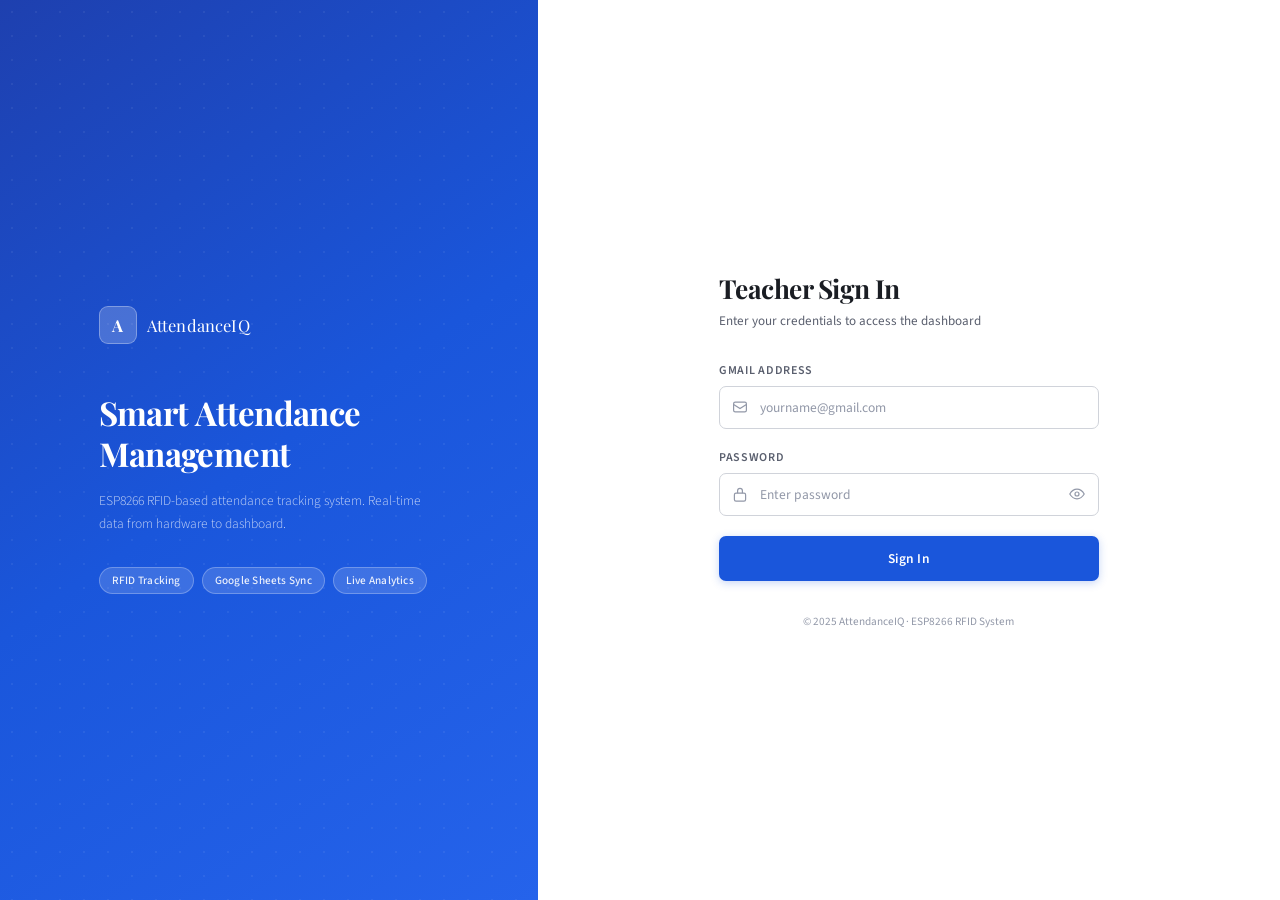
<file: index.html>
<!DOCTYPE html>
<html lang="en">
<head>
  <meta charset="UTF-8"/>
  <meta name="viewport" content="width=device-width, initial-scale=1.0"/>
  <title>Attendance Portal — Sign In</title>
  <link rel="stylesheet" href="style.css"/>
  <link href="https://fonts.googleapis.com/css2?family=Playfair+Display:wght@600;700&family=Source+Sans+3:wght@300;400;500;600&display=swap" rel="stylesheet"/>
</head>
<body class="page-login">

  <div class="login-split">

    <!-- LEFT PANEL -->
    <div class="login-panel-left">
      <div class="lp-inner">
        <div class="lp-logo">
          <div class="logo-mark">A</div>
          <span>AttendanceIQ</span>
        </div>
        <h1 class="lp-heading">Smart Attendance<br/>Management</h1>
        <p class="lp-desc">ESP8266 RFID-based attendance tracking system. Real-time data from hardware to dashboard.</p>
        <div class="lp-pills">
          <span class="pill">RFID Tracking</span>
          <span class="pill">Google Sheets Sync</span>
          <span class="pill">Live Analytics</span>
        </div>
      </div>
    </div>

    <!-- RIGHT PANEL -->
    <div class="login-panel-right">
      <div class="login-form-wrap">

        <div class="form-top">
          <h2 class="form-title">Teacher Sign In</h2>
          <p class="form-sub">Enter your credentials to access the dashboard</p>
        </div>

        <form id="loginForm" novalidate>

          <div class="field">
            <label for="email">Gmail Address</label>
            <div class="input-row">
              <svg class="field-icon" viewBox="0 0 20 20" fill="none" stroke="currentColor" stroke-width="1.5">
                <rect x="2" y="4" width="16" height="12" rx="2"/><path d="m2 7 8 5 8-5"/>
              </svg>
              <input type="email" id="email" placeholder="yourname@gmail.com" autocomplete="username" required/>
            </div>
          </div>

          <div class="field">
            <label for="password">Password</label>
            <div class="input-row">
              <svg class="field-icon" viewBox="0 0 20 20" fill="none" stroke="currentColor" stroke-width="1.5">
                <rect x="3" y="9" width="14" height="10" rx="2"/><path d="M7 9V6a3 3 0 0 1 6 0v3"/>
              </svg>
              <input type="password" id="password" placeholder="Enter password" autocomplete="current-password" required/>
              <button type="button" class="eye-btn" id="eyeBtn" title="Toggle visibility">
                <svg id="eyeIcon" viewBox="0 0 20 20" fill="none" stroke="currentColor" stroke-width="1.5">
                  <path d="M1 10s3.5-6 9-6 9 6 9 6-3.5 6-9 6-9-6-9-6z"/><circle cx="10" cy="10" r="2.5"/>
                </svg>
              </button>
            </div>
          </div>

          <div class="error-msg" id="errorMsg"></div>

          <button type="submit" class="btn-signin" id="signinBtn">
            <span id="btnLabel">Sign In</span>
            <div class="btn-spin" id="btnSpin"></div>
          </button>

        </form>

        <p class="login-footer-note">© 2025 AttendanceIQ · ESP8266 RFID System</p>
      </div>
    </div>

  </div>

  <script src="login.js"></script>
</body>
</html>
</file>
<file: style.css>
/* =============================================================
   AttendanceIQ — Professional White Theme
   Fonts: Playfair Display (headings) · Source Sans 3 (body)
   ============================================================= */

:root {
  --white:      #ffffff;
  --bg:         #f7f8fa;
  --bg2:        #f0f1f4;
  --border:     #e2e4e9;
  --border2:    #d0d3da;
  --text:       #1a1d23;
  --text2:      #5a5f6e;
  --text3:      #9298a8;
  --accent:     #1a56db;
  --accent-bg:  #eff4ff;
  --accent-lt:  #dbeafe;
  --green:      #16a34a;
  --green-bg:   #f0fdf4;
  --amber:      #b45309;
  --amber-bg:   #fffbeb;
  --red:        #dc2626;
  --red-bg:     #fef2f2;
  --radius:     10px;
  --radius-sm:  7px;
  --shadow-sm:  0 1px 3px rgba(0,0,0,0.07), 0 1px 2px rgba(0,0,0,0.04);
  --shadow:     0 4px 16px rgba(0,0,0,0.08), 0 1px 3px rgba(0,0,0,0.05);
  --shadow-lg:  0 10px 40px rgba(0,0,0,0.1), 0 2px 8px rgba(0,0,0,0.06);
  --serif:      'Playfair Display', Georgia, serif;
  --sans:       'Source Sans 3', 'Segoe UI', sans-serif;
  --transition: 0.18s ease;
}

*, *::before, *::after { box-sizing: border-box; margin: 0; padding: 0; }
html { font-size: 15px; scroll-behavior: smooth; }

body {
  font-family: var(--sans);
  background: var(--bg);
  color: var(--text);
  -webkit-font-smoothing: antialiased;
  min-height: 100vh;
}

/* ─── SHARED: LOGO MARK ─────────────────────────────────── */
.logo-mark {
  width: 38px; height: 38px;
  background: var(--accent);
  color: #fff;
  border-radius: 9px;
  display: flex; align-items: center; justify-content: center;
  font-family: var(--serif); font-size: 1.1rem; font-weight: 700;
  flex-shrink: 0;
}
.logo-mark.small { width: 30px; height: 30px; font-size: 0.9rem; border-radius: 7px; }

/* ─── PILL TAGS ─────────────────────────────────────────── */
.pill {
  display: inline-block;
  background: rgba(255,255,255,0.15);
  border: 1px solid rgba(255,255,255,0.25);
  color: rgba(255,255,255,0.9);
  border-radius: 20px;
  padding: 4px 12px;
  font-size: 0.75rem;
  font-weight: 500;
  letter-spacing: 0.02em;
}

/* =============================================================
   LOGIN PAGE
   ============================================================= */
.page-login {
  background: var(--white);
  display: flex; align-items: stretch; min-height: 100vh;
}

.login-split {
  display: flex; width: 100%; min-height: 100vh;
}

/* LEFT — colored panel */
.login-panel-left {
  width: 42%;
  background: linear-gradient(145deg, #1e40af 0%, #1a56db 50%, #2563eb 100%);
  display: flex; align-items: center; justify-content: center;
  padding: 60px 48px;
  position: relative;
  overflow: hidden;
}

/* Subtle pattern overlay */
.login-panel-left::before {
  content: '';
  position: absolute; inset: 0;
  background-image: radial-gradient(rgba(255,255,255,0.06) 1px, transparent 1px);
  background-size: 24px 24px;
  pointer-events: none;
}

.lp-inner {
  position: relative; z-index: 1;
  max-width: 340px;
}

.lp-logo {
  display: flex; align-items: center; gap: 10px;
  margin-bottom: 48px;
}
.lp-logo .logo-mark {
  background: rgba(255,255,255,0.2);
  color: #fff;
  border: 1px solid rgba(255,255,255,0.3);
}
.lp-logo span {
  font-family: var(--serif);
  font-size: 1.1rem;
  color: #fff;
  letter-spacing: 0.01em;
}

.lp-heading {
  font-family: var(--serif);
  font-size: 2.2rem;
  font-weight: 700;
  color: #fff;
  line-height: 1.25;
  margin-bottom: 16px;
  letter-spacing: -0.02em;
}

.lp-desc {
  font-size: 0.9rem;
  color: rgba(255,255,255,0.75);
  line-height: 1.65;
  margin-bottom: 32px;
  font-weight: 300;
}

.lp-pills {
  display: flex; flex-wrap: wrap; gap: 8px;
}

/* RIGHT — form panel */
.login-panel-right {
  flex: 1;
  display: flex; align-items: center; justify-content: center;
  padding: 60px 48px;
  background: var(--white);
}

.login-form-wrap {
  width: 100%; max-width: 380px;
  animation: fadeUp 0.4s ease both;
}

@keyframes fadeUp {
  from { opacity: 0; transform: translateY(16px); }
  to   { opacity: 1; transform: translateY(0); }
}

.form-top { margin-bottom: 32px; }

.form-title {
  font-family: var(--serif);
  font-size: 1.75rem;
  font-weight: 700;
  color: var(--text);
  letter-spacing: -0.02em;
  margin-bottom: 6px;
}

.form-sub {
  font-size: 0.875rem;
  color: var(--text2);
  font-weight: 400;
}

/* FIELDS */
.field {
  margin-bottom: 20px;
}
.field label {
  display: block;
  font-size: 0.8rem;
  font-weight: 600;
  color: var(--text2);
  margin-bottom: 7px;
  text-transform: uppercase;
  letter-spacing: 0.06em;
}

.input-row {
  position: relative; display: flex; align-items: center;
}

.field-icon {
  position: absolute; left: 13px;
  width: 16px; height: 16px;
  color: var(--text3); pointer-events: none;
}

.input-row input {
  width: 100%;
  background: var(--white);
  border: 1.5px solid var(--border2);
  border-radius: var(--radius-sm);
  padding: 11px 40px 11px 40px;
  font-family: var(--sans); font-size: 0.9rem;
  color: var(--text);
  outline: none;
  transition: border-color var(--transition), box-shadow var(--transition);
}
.input-row input::placeholder { color: var(--text3); }
.input-row input:focus {
  border-color: var(--accent);
  box-shadow: 0 0 0 3px rgba(26,86,219,0.1);
}

.eye-btn {
  position: absolute; right: 12px;
  background: none; border: none; cursor: pointer;
  color: var(--text3); display: flex; padding: 2px;
  transition: color var(--transition);
}
.eye-btn:hover { color: var(--text2); }
.eye-btn svg { width: 16px; height: 16px; }

/* ERROR */
.error-msg {
  display: none;
  background: var(--red-bg);
  border: 1px solid #fca5a5;
  border-radius: var(--radius-sm);
  padding: 10px 13px;
  font-size: 0.82rem;
  color: var(--red);
  margin-bottom: 18px;
}
.error-msg.show { display: block; }

/* SIGN IN BUTTON */
.btn-signin {
  width: 100%;
  background: var(--accent);
  color: #fff;
  border: none;
  border-radius: var(--radius-sm);
  padding: 13px;
  font-family: var(--sans); font-size: 0.9rem; font-weight: 600;
  cursor: pointer;
  display: flex; align-items: center; justify-content: center; gap: 10px;
  transition: background var(--transition), box-shadow var(--transition), transform 0.1s;
  box-shadow: 0 2px 8px rgba(26,86,219,0.25);
  letter-spacing: 0.01em;
}
.btn-signin:hover { background: #1648c0; box-shadow: 0 4px 16px rgba(26,86,219,0.35); }
.btn-signin:active { transform: scale(0.99); }
.btn-signin:disabled { opacity: 0.6; cursor: not-allowed; }

.btn-spin {
  display: none;
  width: 14px; height: 14px;
  border: 2px solid rgba(255,255,255,0.3); border-top-color: #fff;
  border-radius: 50%; animation: spin 0.7s linear infinite;
}
.btn-spin.show { display: block; }

.login-footer-note {
  margin-top: 32px;
  font-size: 0.75rem;
  color: var(--text3);
  text-align: center;
}

/* RESPONSIVE LOGIN */
@media (max-width: 768px) {
  .login-panel-left { display: none; }
  .login-panel-right { padding: 40px 24px; }
}

/* =============================================================
   DASHBOARD PAGE
   ============================================================= */
.page-dashboard { background: var(--bg); }

/* TOPBAR */
.topbar {
  background: var(--white);
  border-bottom: 1px solid var(--border);
  position: sticky; top: 0; z-index: 50;
}
.topbar-inner {
  max-width: 1280px; margin: 0 auto;
  padding: 0 28px;
  height: 60px;
  display: flex; align-items: center; justify-content: space-between;
}
.tb-brand { display: flex; align-items: center; gap: 10px; }
.tb-title {
  font-family: var(--serif);
  font-size: 1rem; font-weight: 600;
  color: var(--text);
}
.tb-right { display: flex; align-items: center; gap: 16px; }
.tb-email { font-size: 0.82rem; color: var(--text2); }
.tb-divider { width: 1px; height: 20px; background: var(--border); }
.tb-logout {
  background: none; border: 1.5px solid var(--border2);
  color: var(--text2); border-radius: var(--radius-sm);
  padding: 6px 14px; font-family: var(--sans); font-size: 0.8rem; font-weight: 600;
  cursor: pointer; transition: border-color var(--transition), color var(--transition);
  letter-spacing: 0.02em;
}
.tb-logout:hover { border-color: var(--accent); color: var(--accent); }

/* DASH PAGE */
.dash-page {
  max-width: 1280px; margin: 0 auto;
  padding: 36px 28px 72px;
  display: flex; flex-direction: column; gap: 24px;
  animation: fadeUp 0.3s ease;
}

/* PAGE HEADER */
.page-header {
  display: flex; align-items: flex-start; justify-content: space-between; gap: 16px;
  flex-wrap: wrap;
}
.page-title {
  font-family: var(--serif);
  font-size: 1.75rem; font-weight: 700;
  color: var(--text); letter-spacing: -0.02em;
  margin-bottom: 4px;
}
.page-sub { font-size: 0.85rem; color: var(--text2); }

.btn-refresh {
  display: flex; align-items: center; gap: 7px;
  background: var(--white); border: 1.5px solid var(--border2);
  border-radius: var(--radius-sm); padding: 8px 16px;
  font-family: var(--sans); font-size: 0.82rem; font-weight: 600;
  color: var(--text2); cursor: pointer;
  transition: border-color var(--transition), color var(--transition);
}
.btn-refresh svg { width: 14px; height: 14px; }
.btn-refresh:hover { border-color: var(--accent); color: var(--accent); }

/* STAT ROW */
.stat-row {
  display: grid;
  grid-template-columns: repeat(auto-fit, minmax(200px, 1fr));
  gap: 16px;
}

.stat-card {
  background: var(--white);
  border: 1px solid var(--border);
  border-radius: var(--radius);
  padding: 22px 24px;
  box-shadow: var(--shadow-sm);
  transition: box-shadow var(--transition);
}
.stat-card:hover { box-shadow: var(--shadow); }

.sc-highlight {
  border-top: 3px solid var(--accent);
}

.sc-label {
  font-size: 0.72rem; text-transform: uppercase;
  letter-spacing: 0.07em; color: var(--text3);
  font-weight: 600; margin-bottom: 8px;
}
.sc-value {
  font-family: var(--serif);
  font-size: 2rem; font-weight: 700;
  color: var(--text); line-height: 1; margin-bottom: 5px;
}
.sc-value.sc-date { font-size: 1.1rem; font-family: var(--sans); font-weight: 600; }
.sc-note { font-size: 0.75rem; color: var(--text3); }
.sc-highlight .sc-value { color: var(--accent); }

/* CHARTS SECTION */
.charts-section {
  display: grid;
  grid-template-columns: 1fr 300px;
  gap: 16px;
}
@media (max-width: 900px) { .charts-section { grid-template-columns: 1fr; } }

.chart-card {
  background: var(--white);
  border: 1px solid var(--border);
  border-radius: var(--radius);
  padding: 24px;
  box-shadow: var(--shadow-sm);
}

.cc-header {
  display: flex; align-items: center; justify-content: space-between;
  margin-bottom: 20px;
}
.cc-header h3 {
  font-size: 0.9rem; font-weight: 600; color: var(--text);
}
.cc-tag {
  font-size: 0.72rem; background: var(--accent-bg);
  color: var(--accent); border-radius: 20px;
  padding: 3px 10px; font-weight: 600;
}

.chart-area { position: relative; height: 200px; }
.chart-area canvas { max-height: 200px; }

.donut-area {
  position: relative;
  display: flex; align-items: center; justify-content: center;
  height: 200px;
}
.donut-label {
  position: absolute;
  display: flex; flex-direction: column; align-items: center;
  pointer-events: none;
}
.donut-label span {
  font-family: var(--serif);
  font-size: 1.6rem; font-weight: 700; color: var(--text);
}
.donut-label small { font-size: 0.7rem; color: var(--text3); }

/* TABLE CARD */
.table-card {
  background: var(--white);
  border: 1px solid var(--border);
  border-radius: var(--radius);
  box-shadow: var(--shadow-sm);
  overflow: hidden;
}

.tc-header {
  display: flex; align-items: center; justify-content: space-between; flex-wrap: wrap; gap: 12px;
  padding: 18px 24px;
  border-bottom: 1px solid var(--border);
}
.tc-header h3 { font-size: 0.9rem; font-weight: 600; color: var(--text); }

.tc-controls { display: flex; gap: 8px; flex-wrap: wrap; }

.tc-search, .tc-select {
  background: var(--bg);
  border: 1.5px solid var(--border2);
  border-radius: var(--radius-sm);
  padding: 7px 12px;
  font-family: var(--sans); font-size: 0.82rem; color: var(--text);
  outline: none;
  transition: border-color var(--transition);
}
.tc-search { min-width: 200px; }
.tc-search:focus, .tc-select:focus { border-color: var(--accent); }
.tc-select option { background: var(--white); }

.tc-body { overflow-x: auto; }

table {
  width: 100%; border-collapse: collapse;
  font-size: 0.83rem;
}
thead th {
  padding: 11px 16px;
  text-align: left;
  font-size: 0.72rem; text-transform: uppercase; letter-spacing: 0.06em;
  font-weight: 600; color: var(--text3);
  background: var(--bg);
  border-bottom: 1px solid var(--border);
  white-space: nowrap;
}
tbody td {
  padding: 12px 16px;
  border-bottom: 1px solid var(--border);
  color: var(--text);
  vertical-align: middle;
}
tbody tr:last-child td { border-bottom: none; }
tbody tr:hover { background: var(--bg); }

.td-empty {
  text-align: center; color: var(--text3);
  padding: 40px !important; font-size: 0.85rem;
}

/* ATTENDANCE BADGE */
.att-badge {
  display: inline-block;
  padding: 3px 10px; border-radius: 20px;
  font-size: 0.78rem; font-weight: 600;
}
.att-high  { background: var(--green-bg); color: var(--green); }
.att-mid   { background: var(--amber-bg); color: var(--amber); }
.att-low   { background: var(--red-bg);   color: var(--red); }

/* SESSION DOTS */
.dot-track { display: flex; gap: 3px; flex-wrap: wrap; max-width: 180px; }
.dot-s {
  width: 9px; height: 9px; border-radius: 2px;
  transition: transform 0.1s;
}
.dot-s:hover { transform: scale(1.5); }
.dot-p { background: var(--green); }
.dot-a { background: var(--border2); }

/* ROLL NUMBER */
.roll-tag {
  font-size: 0.78rem; font-weight: 600;
  background: var(--bg2); color: var(--text2);
  border-radius: 4px; padding: 2px 7px;
  font-family: 'Courier New', monospace;
}

/* SESSIONS CARD */
.sessions-card {
  background: var(--white);
  border: 1px solid var(--border);
  border-radius: var(--radius);
  padding: 24px;
  box-shadow: var(--shadow-sm);
}
.sessions-card h3 { font-size: 0.9rem; font-weight: 600; color: var(--text); margin-bottom: 4px; }
.sessions-sub { font-size: 0.78rem; color: var(--text3); margin-bottom: 20px; }

.sessions-list {
  display: grid;
  grid-template-columns: repeat(auto-fill, minmax(180px, 1fr));
  gap: 12px;
}

.sl-card {
  border: 1px solid var(--border);
  border-radius: var(--radius-sm);
  padding: 14px 16px;
  background: var(--bg);
  transition: border-color var(--transition), box-shadow var(--transition);
}
.sl-card:hover { border-color: var(--accent-lt); box-shadow: var(--shadow-sm); background: var(--white); }

.sl-num {
  font-size: 0.68rem; text-transform: uppercase; letter-spacing: 0.07em;
  color: var(--text3); font-weight: 600; margin-bottom: 4px;
}
.sl-date {
  font-size: 0.85rem; font-weight: 600; color: var(--text); margin-bottom: 6px;
}
.sl-count {
  font-family: var(--serif); font-size: 1.4rem; font-weight: 700; color: var(--accent); line-height: 1;
}
.sl-students { font-size: 0.72rem; color: var(--text3); margin-top: 2px; }

/* LOADING SCREEN */
.loading-screen {
  position: fixed; inset: 0; z-index: 9999;
  background: rgba(247,248,250,0.92);
  backdrop-filter: blur(3px);
  display: flex; align-items: center; justify-content: center;
}
.ls-inner { display: flex; flex-direction: column; align-items: center; gap: 14px; }
.ls-spinner {
  width: 32px; height: 32px;
  border: 2.5px solid var(--border2); border-top-color: var(--accent);
  border-radius: 50%; animation: spin 0.8s linear infinite;
}
.ls-inner p { font-size: 0.82rem; color: var(--text2); }

@keyframes spin { to { transform: rotate(360deg); } }

/* SCROLLBAR */
::-webkit-scrollbar { width: 5px; height: 5px; }
::-webkit-scrollbar-track { background: var(--bg); }
::-webkit-scrollbar-thumb { background: var(--border2); border-radius: 3px; }
::-webkit-scrollbar-thumb:hover { background: var(--text3); }
</file>
